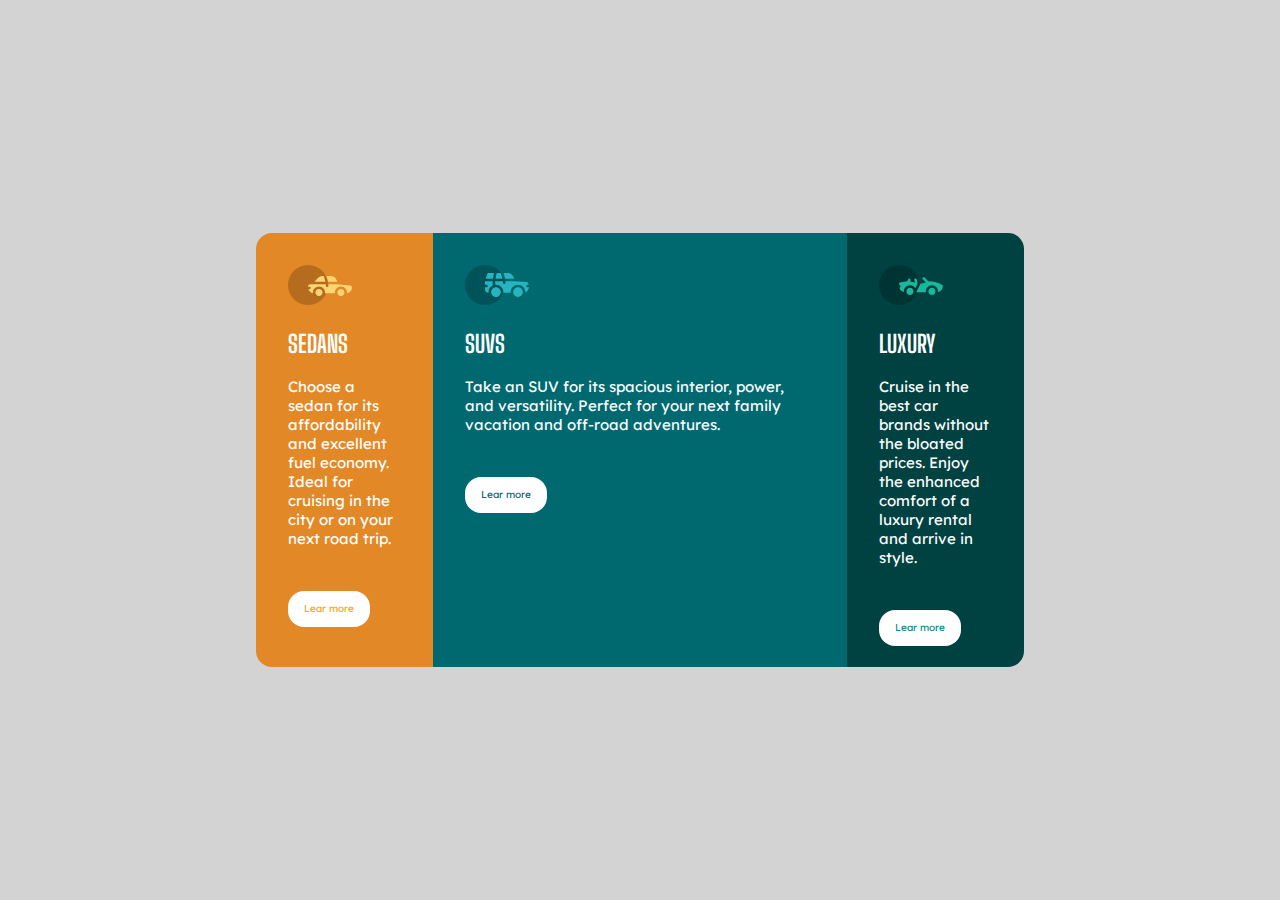
<file: 3-column-preview-card-component-main/index.html>
<!DOCTYPE html>
<html lang="en">
<head>
  <meta charset="UTF-8">
  <meta name="viewport" content="width=device-width, initial-scale=1.0"> <!-- displays site properly based on user's device -->

  <link rel="icon" type="image/png" sizes="32x32" href="./images/favicon-32x32.png">
  <title>Frontend Mentor | 3-column preview card component</title>
  <link rel="stylesheet" href="main.css">
</head>
<body>
<main class="principal">
  <!--Columna-->
<article class="columna sedans">
  <img src="images/icon-sedans.svg" alt="Sedans" class="icono">
  <h2 class="titulo"> Sedans</h2>
  <p class="texto">Choose a sedan for its affordability and excellent fuel economy. Ideal for cruising in the city 
    or on your next road trip.</p>
  <a href="" class="enlace">Lear more</a>
</article>

<article class="columna suvs activa">
  <img src="images/icon-suvs.svg" alt="Suvs" class="icono">
  <h2 class="titulo">SUVs</h2>
  <p class="texto">  Take an SUV for its spacious interior, power, and versatility. Perfect for your next family vacation 
    and off-road adventures.</p>
  <a href="" class="enlace">Lear more</a>
</article>

<article class="columna luxury">
  <img src="images/icon-luxury.svg" alt="Luxury" class="icono">
  <h2 class="titulo">Luxury</h2>
  <p class="texto">Cruise in the best car brands without the bloated prices. Enjoy the enhanced comfort of a luxury 
    rental and arrive in style.</p>
  <a href="" class="enlace">Lear more</a>
</article>
</main>
<script>
  // Guardar el estado(columna activa)
let columnaActiva = 1

// Seleccionar las columnas
const columnas = document.querySelectorAll(".columna")

// Escuchar los clicks en cada una de las columnas 
columnas.forEach((columna, indice) => {
    columna.addEventListener("click", function() {
        cambiarColumna(indice)
    })
})

// Cambiar el estado de las columnas 
function cambiarColumna(indice) {
    columnas[columnaActiva].classList.remove("activa")
    columnas[indice].classList.add("activa")
    columnaActiva = indice
}
</script>

</body>
</html>
</file>
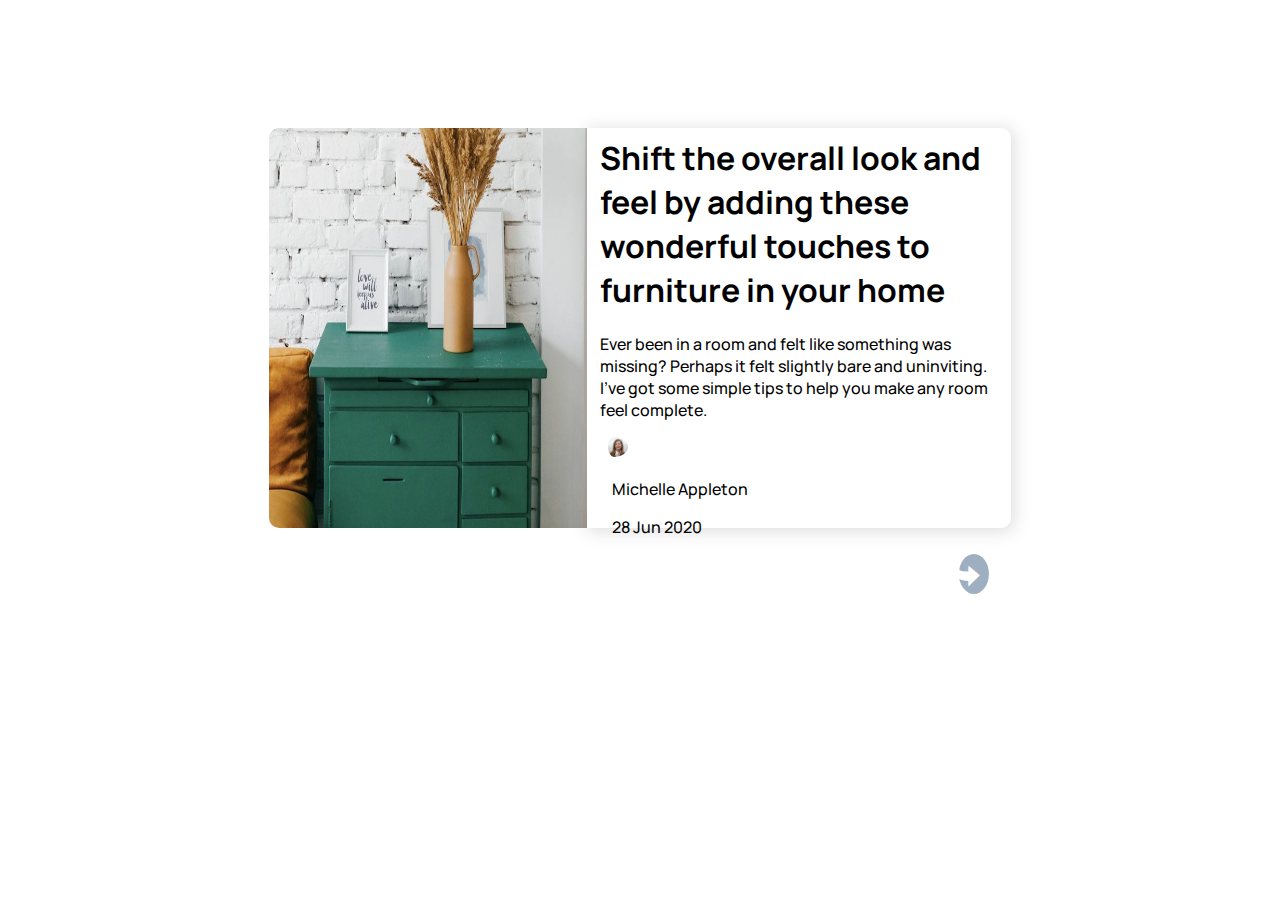
<file: article-preview-component-master/index.html>
<!DOCTYPE html>
<html lang="en">
<head>
  <meta charset="UTF-8">
  <meta name="viewport" content="width=device-width, initial-scale=1.0"> <!-- displays site properly based on user's device -->

  <link rel="icon" type="image/png" sizes="32x32" href="./images/favicon-32x32.png">
  <link href='https://unpkg.com/boxicons@2.1.4/css/boxicons.min.css' rel='stylesheet'>

  <title>Frontend Mentor | Article preview component</title>
  <link rel="stylesheet" href="style.css">
</head>
<body>
  <main>
    <article>
      <div class="photo">
        <img src="../article-preview-component-master/images/drawers.jpg" width="500" alt="" class="photo--card">
      </div>
        <div class="container">
          <h1>  Shift the overall look and feel by adding these wonderful 
          touches to furniture in your home</h1>
          <p> Ever been in a room and felt like something was missing? Perhaps 
          it felt slightly bare and uninviting. I’ve got some simple tips 
          to help you make any room feel complete.</p>
        <div class="info">
         <img class="michelle" src="../article-preview-component-master/images/avatar-michelle.jpg" alt="">
          <p>Michelle Appleton</p>
          <p>28 Jun 2020</p>
             <a href="" class="vista" onclick="activar()"><i id="comp" class='bx bxs-share'></i></a>
            </div>

              <div id="activar" style="display: none;">
                <a href="" class="display"><p>SHARE</p></a>
                <a href="" class="display"><i class='bx bxl-pinterest'></i></a>
                <a href="" class="display"><i class='bx bxl-twitter' ></i></a>
                <a href="" class="display"><i class='bx bxl-facebook-circle' ></i></a>
              </div>
            </div>

      </div>
    </article>
  </main>
  <script>
    function activar() {
      vista = document.getElementById("activar").style.display = "flex";
      }
    
  </script>
</body>
</html>
</file>
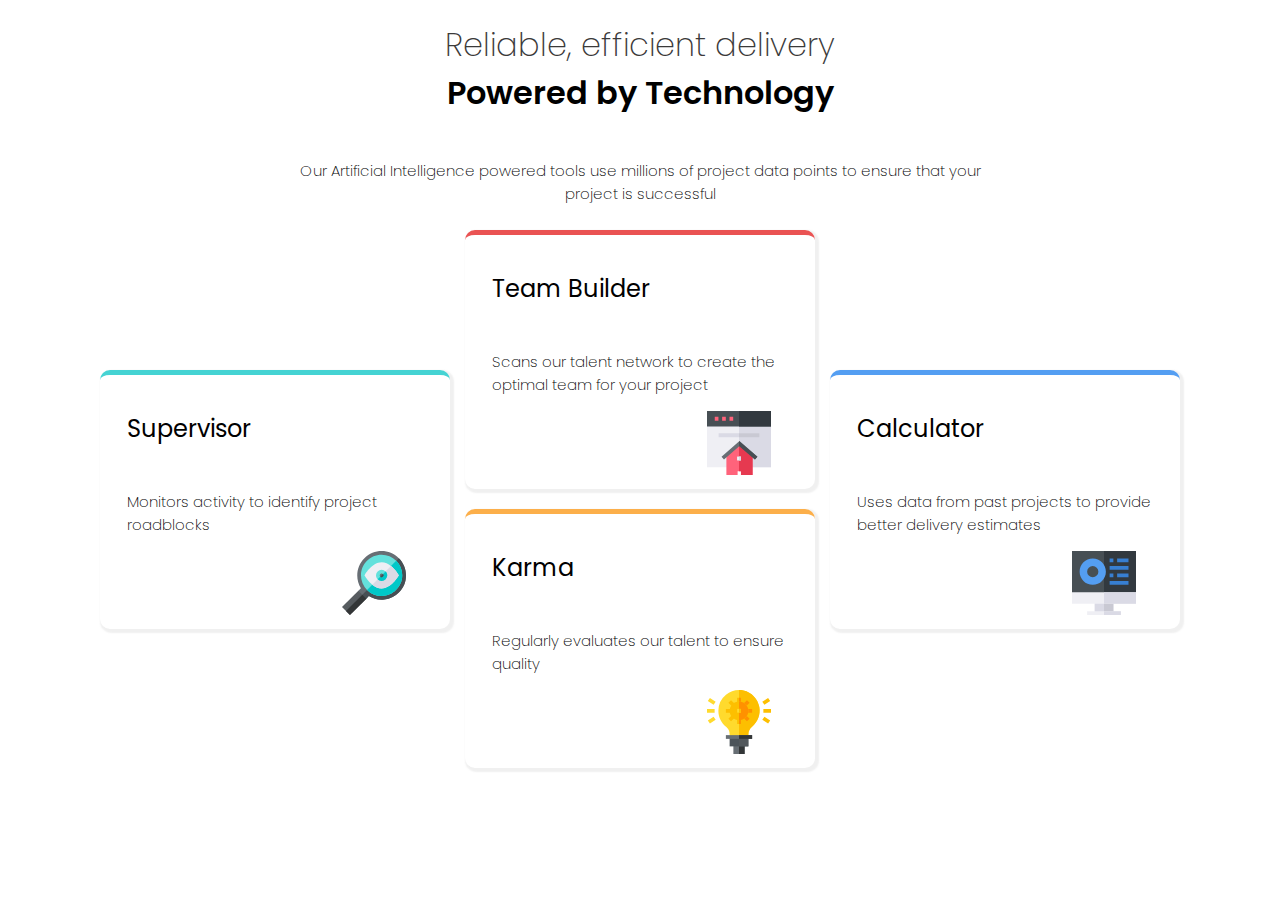
<file: four-card-feature-section-master/index.html>
<!DOCTYPE html>
<html lang="en">
<head>
  <meta charset="UTF-8">
  <meta name="viewport" content="width=device-width, initial-scale=1.0"> <!-- displays site properly based on user's device -->
<link rel="stylesheet" href="style.css">
  <link rel="icon" type="image/png" sizes="32x32" href="./images/favicon-32x32.png">
  
  <title>Frontend Mentor | Four card feature section</title>
</head>
<body>
  <header>
    <div class="title__page">
 <h1 class="page--title"> Reliable, efficient delivery <br>
 <span class="text-relevant"> Powered by Technology</span></h1>

 <p class="page--text">Our Artificial Intelligence powered tools use millions of project data points 
  to ensure that your project is successful</p>
    </div>
  </header>
  <main>
    <section class="container__cards">
      <article id="team">
  <div class="card">
    <div class="container__card">
      <h3 class="card--title">  Team Builder
      </h3>
      <p class="card--text">  Scans our talent network to create the optimal team for your project</p>
      <div class="card__img">
        <img src="../four-card-feature-section-master/images/icon-team-builder.svg" alt="" class="img--icon">
      </div>
    </div>
  </div>
      </article>

      <article id="supervisor">
  <div class="card">
    <div class="container__card">
      <h3 class="card--title">Supervisor
        </h3>
      <p class="card--text">Monitors activity to identify project roadblocks</p>
      <div class="card__img">
        <img src="../four-card-feature-section-master/images/icon-supervisor.svg" alt="" class="img--icon">
      </div>
    </div>
  </div>
      </article>

      <article id="karma">
  <div class="card">
    <div class="container__card">
      <h3 class="card--title">  Karma</h3>
      <p class="card--text">  Regularly evaluates our talent to ensure quality
      </p>
      <div class="card__img">
        <img src="../four-card-feature-section-master/images/icon-karma.svg" alt="" class="img--icon">
      </div>
    </div>
  </div>
      </article>

      <article id="calculator">
  <div class="card">
    <div class="container__card">
      <h3 class="card--title">  Calculator
      </h3>
      <p class="card--text"> Uses data from past projects to provide better delivery estimates</p>
      <div class="card__img">
        <img src="../four-card-feature-section-master/images/icon-calculator.svg" alt="" class="img--icon">
      </div>
    </div>
  </div>
</section>
  </main>





  
 


</body>
</html>
</file>
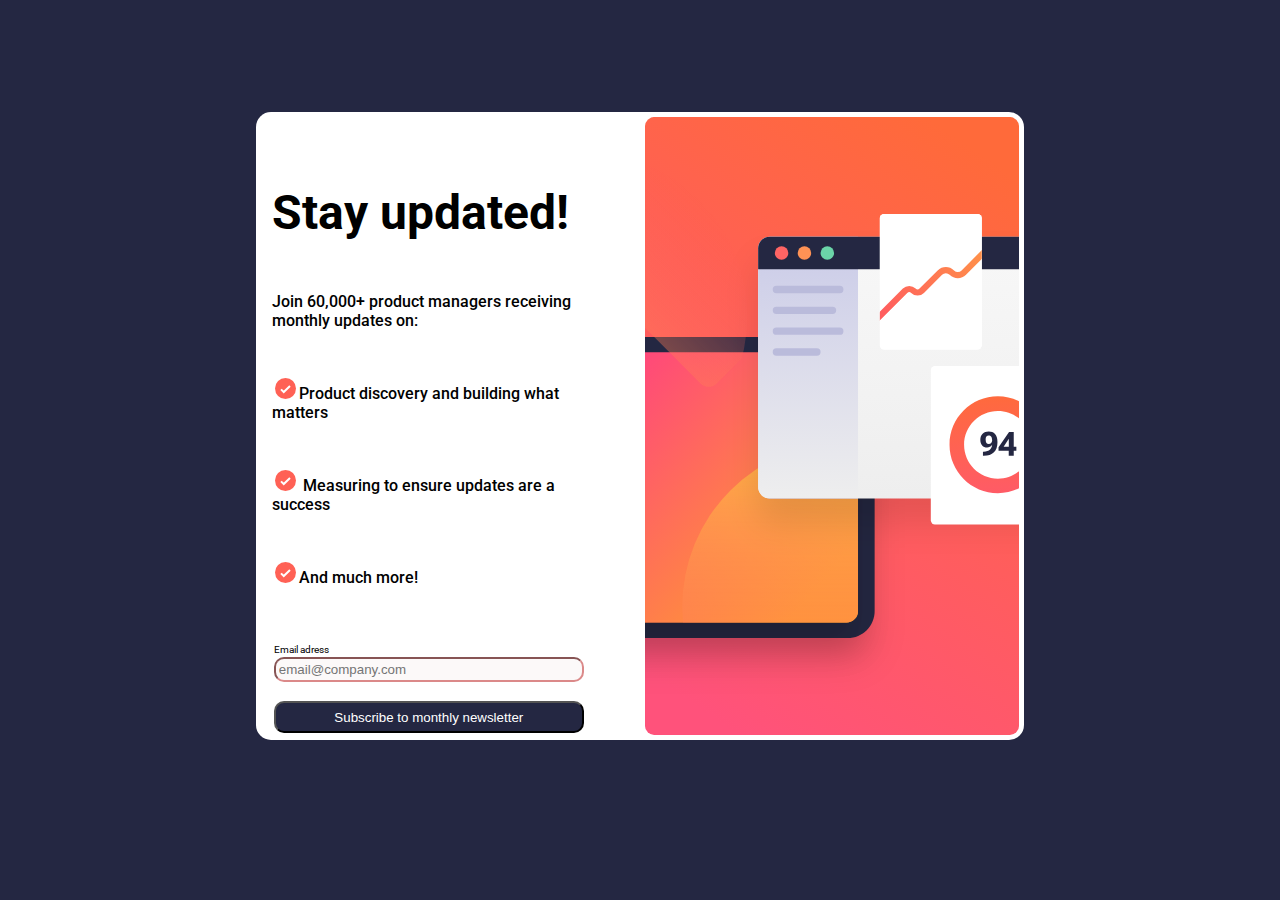
<file: newsletter-sign-up-with-success-message-main/index.html>
<!DOCTYPE html>
<html lang="en">
<head>
  <meta charset="UTF-8">
  <meta name="viewport" content="width=device-width, initial-scale=1.0"> <!-- displays site properly based on user's device -->

  <link rel="icon" type="image/png" sizes="32x32" href="./assets/images/favicon-32x32.png">
  
  <title>Frontend Mentor | Newsletter sign-up form with success message</title>
  <link rel="stylesheet" href="style.css">
</head>
<body>
<main>
    <!-- Newsletter -->
<article class="newsletter">
<div class="container__newsletter">

  <div class="svg">
    <img class="svg--img" src="../newsletter-sign-up-with-success-message-main/assets/images/illustration-sign-up-desktop.svg" width="500" height="600" alt="">
    </div>

  <div class="newsletter__texts">
 <h1 class="title"> Stay updated!</h1> <br>
<p class="text"> Join 60,000+ product managers receiving monthly updates on:</p>
<p class="text"> <img src="../newsletter-sign-up-with-success-message-main/assets/images/icon-list.svg">Product discovery and building what matters</p>
  <p class="text"> <img src="../newsletter-sign-up-with-success-message-main/assets/images/icon-list.svg"> Measuring to ensure updates are a success</p>
  <p class="p__margin"> <img src="../newsletter-sign-up-with-success-message-main/assets/images/icon-list.svg">And much more!</p> <br>
  <div class="inputs">
    <form action="indexsuccess.html">
<label class="label__top" for="text"> <small> Email adress  </small>  <span id="login--text"></span></label> 
<input id="write" type="email" placeholder="email@company.com" required> <br>
<button class="submit__input" type="submit" onclick="clicForm()">Subscribe to monthly newsletter</button>
</form>
  </div>
</div>
</div>
</article>
</main>
  <script>
function clicForm() {
  const inputText = document.getElementById("write")
  if (inputText.checkValidity()) {
    document.getElementById("login--text").innerHTML = inputText.validationMessage;
  } else {
    document.getElementById("login--text").innerHTML = "Valid email required"
  }
}
  </script>
</body>
</html>

 <!-- Sign-up form end -->

 <!-- Success message start >

 Thanks for subscribing!

 A confirmation email has been sent to ash@loremcompany.com. 
 Please open it and click the button inside to confirm your subscription.

 Dismiss message-->

 <!-- Success message end -->
</file>
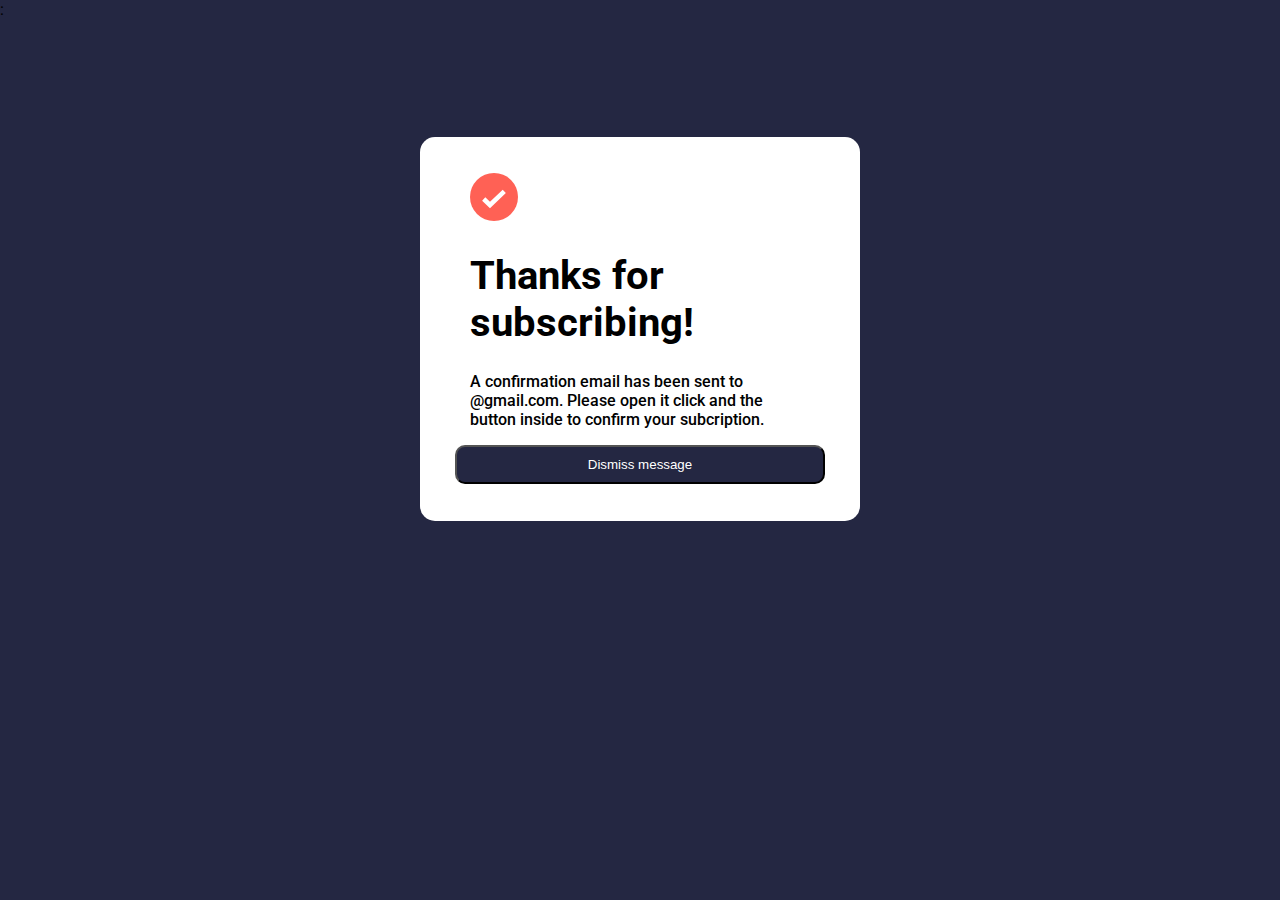
<file: newsletter-sign-up-with-success-message-main/indexsuccess.html>
<!DOCTYPE html>
<html lang="en">
<head>
    <meta charset="UTF-8">
    <meta name="viewport" content="width=device-width, initial-scale=1.0">
    <title>Success form</title>
    <link rel="stylesheet" href="successstyle.css">:
</head>
<body>
    <main>
      <article id="login">
        <div id="container__login">
          <img class="icon" src="../newsletter-sign-up-with-success-message-main/assets/images/icon-list.svg">
            <h1 class="login-access">Thanks for subscribing!</h1>
            <p class="text__login--access">A confirmation email has been sent to @gmail.com. Please open it click and the button inside to confirm your subcription.</p>
            <a href="index.html"><button type="submit" id="confirm">Dismiss message</button></a>
            </div>
          </article>
    </main>
</body>
</html>
</file>
<file: 3-column-preview-card-component-main/main.css>
/* Generales */
@import url('https://fonts.googleapis.com/css2?family=Big+Shoulders+Display:wght@700&family=Lexend+Deca&family=Maven+Pro:wght@400;600;800&display=swap');

* {
    box-sizing: border-box;
}

html, body {
    height: 100%;
    margin: 0;
    padding: 0;
}

body {
    font-family: 'Lexend Deca', sans-serif;
    display: flex;
    justify-content: center;
    align-items: center;
    background-color: lightgray;
}

/* Principal */
.principal {
    display: flex;
    max-width: 768px;
    min-width: 320px;
}

/* Columnas */
.columna {
    color: white;
    padding: 2rem;
    width: 25%;
    overflow: hidden;
    transition: width .3s ease-in-out;
    cursor: pointer;
}

.columna.activa {
    width: 60%;
}

.columna:first-of-type{
    border-radius: 1rem 0 0 1rem;
}

.columna:last-of-type {
    border-radius: 0 1rem 1rem 0;
}

.sedans {
    background-color: hsl(31, 77%, 52%);
}

.suvs {
    background-color:  hsl(184, 100%, 22%);
}

.luxury {
    background-color:  hsl(179, 100%, 13%);
    ;
}

.titulo {
    font-family: 'Big Shoulders Display', cursive;
    text-transform: uppercase;    
}

.texto {
    font-size: 15px;
    margin-bottom: 3rem;
}

.enlace {
   text-decoration: none; 
   background-color: white;
   border-radius: 1rem;
   margin-top: 1rem;
   padding: .7rem 1rem;
   font-size: 10px;
}

.sedans .enlace {
    color: orange;
}

.suvs .enlace {
    color:  hsl(184, 100%, 22%);
}

.luxury .enlace {
    color: darkcyan;
}
</file>
<file: article-preview-component-master/style.css>
/* Generales */
@import url('https://fonts.googleapis.com/css2?family=Cinzel:wght@500;700&family=Manrope:wght@500;700&display=swap');

html, body {
    font-family: 'Manrope', sans-serif;
    height: 100%;
}

body {
    margin: 0;
    padding: 0;
}

* {
    box-sizing: border-box;
}

main {
    display: grid;
    width: 100%;
    height: 100%;
}

/* Articulo*/

article {
    display: grid;
    width: 58%;
    height: 480px;
    grid-auto-columns: 1fr 1fr 1fr 1fr 1fr 1fr 1fr;
    grid-auto-rows: 80px;
    margin: 10% auto;
}

.photo {
    width: 100%;
    grid-column: 1 / 4;
    grid-row: 1 / 6;
    border-top-left-radius:10px;
    border-bottom-left-radius: 10px;
}

.photo--card {
    width: 100%;
    height: 100%;
    border-top-left-radius:10px;
    border-bottom-left-radius: 10px;
}

div.container {
    width: 100%;
    grid-column: 4 / 8;
    grid-row: 1 / 6;
    border-top-right-radius:10px;
    border-bottom-right-radius: 10px;
    box-shadow: .1rem .1rem 1rem .1rem rgba(128, 128, 128, 0.244);
    padding: 0;
}

.michelle {
    object-fit: cover;
    width: 7%;
    border-radius: 50%;
    padding-left: 2%;
    margin-bottom: 2%;
}


#comp {
    display: block;
    width: 15%;
    transform: scale(-1);
    cursor: pointer;
    position:relative;
    left: 80%;
    right: 0;
    bottom: 2%;
    padding: 2% 3%;
    text-align: center;
    border-radius: 50%;
    font-size: 2rem;
    background-color: hsl(212, 23%, 69%);
    color: white;
}

 #comp:hover {
   background-color: hsl(217, 19%, 35%);
}
.vista {
    text-decoration: none;
    width: 50%;
    display: block;
    padding-bottom: 10%;
    float: right;
    border-radius: 50%;
}

#activar {
	position: absolute;
    background-color: hsl(217, 19%, 35%);
    border-radius: 10px;
    display: inline-flex;
    width: 10%;
    padding: 0 8%;
    font-size: 16px;
    margin-left: 22.4%;
    margin-top: -4%;
    align-items: center;
    justify-content: center;
}

#activar:after {
	top: 100%;
	left: 50%;
	border: solid transparent;
	content: " ";
	height: 0;
	width: 0;
	position: absolute;
	pointer-events: none;
	border-color: rgba(136, 183, 213, 0);
	border-top-color: #515559;
	border-width: 12px;
	margin-left: -12px;
}

.display {
    text-decoration: none;
    color: hsl(212, 23%, 69%);
    padding: 0 9px;
    font-size: 1rem;
}

.display:hover {
    font-size: 1.1rem;
    box-shadow: .1rem .1rem .2rem .1rem rgba(227, 225, 225, 0.443);  
    border-radius: 5px;  
}

.info, h1, p {
    padding: 0 3%;
}

h1 {
    font-weight: 700;
    margin-top: 8px;
}

p {
    font-weight: 500;
    margin-top: 8px;
}
</file>
<file: four-card-feature-section-master/style.css>
/* Generales */

@import url('https://fonts.googleapis.com/css2?family=Cinzel:wght@500;700&family=Poppins:wght@200;400;600&display=swap');

html, body {
    width: 100%;
    height: 100%;
    margin: 0 auto;
    padding: 0;
}

body {
    font-family: 'Cinzel', serif;
    font-family: 'Poppins', sans-serif;
}

* {
    box-sizing: border-box;
}

header {
    display: -ms-inline-grid;
}

.title__page {
    grid-column: 1 / 4;
    grid-row: 1 / 2;
    text-align: center;
    width: 100%;
    height: auto;
    margin: 0 auto 2% auto;
}

h1 {
    font-weight: 200;
    text-align: center;
    font-size: 2rem;
    padding: 0 26%;
    color: hsl(0, 1%, 23%);
}
.text-relevant {
    font-weight: 600;
    font-size: 2rem;
    color: black;
}

.page--text {
    width: 60%;
    font-weight: 200;
    margin: 0 auto 20px auto;
    text-align: center;
}

main{
    width: 100%;
    padding: 0 10%;
}

.container__cards {
    display: grid;
    grid-area: 1fr 1fr 1fr 1fr;
    width: 100%;
    height: auto;
    margin: 0 auto;
    gap: 20px 15px;
}

article {
    max-width: 450px;
    width: 400px;
    min-width: 350px;
    max-height: 400px;
}

#supervisor {
    border-radius: 10px;
    border-top: 5px solid hsl(180, 62%, 55%);
    grid-column: 1 / 2 ;
    grid-row: 2 / 4;
    box-shadow: .1rem .1rem .1rem .1rem rgba(128, 128, 128, 0.121);
    padding: 2%;
    margin: 0 auto;
}

#team {
    border-radius: 10px;
    border-top: 5px solid hsl(0, 78%, 62%);
    grid-column: 2 / 3;
    grid-row: 1 /3;
    margin-bottom: 5%;
    box-shadow: .1rem .1rem .1rem .1rem rgba(128, 128, 128, 0.121);
    padding: 2%;
    margin: 0 auto;
}

#karma {
    border-radius: 10px;
    border-top: 5px solid hsl(34, 97%, 64%);
    grid-column: 2 / 3;
    grid-row: 3/ 5;
    box-shadow: .1rem .1rem .1rem .1rem rgba(128, 128, 128, 0.121);
    padding: 2%;
    margin: 0 auto;
}

#calculator {
    border-radius: 10px;
    border-top: 5px solid hsl(212, 86%, 64%);
    grid-column: 3 / 4;
    grid-row: 2 / 4;
    box-shadow: .1rem .1rem .1rem .1rem rgba(128, 128, 128, 0.121);
    padding: 2%;
    margin: 0 auto;
}

.container__card {
    width: 100%;
}

.card__img {
    width: 20%;
    margin-left: 70%;
}

h3 {
    font-weight: 400;
    font-size: 1.5rem;
    padding: 5px 20px 0 20px;
}

p {
    font-weight: 200;
    font-size: 15px;
    padding: 20px 20px 0 20px;
}

@media (min-width:1001px) and (max-width:1300px) {
    main {
        width:92%;
        padding: 0 2%;
        margin: 0 auto;
        justify-content: center;
        align-items: center;
    }

    .container__cards {
        width: 100%;
        margin: 0 auto;
        padding: 0 5% 0 5%;
        justify-content: center;
        align-items: center;
    }

    article {
        margin: 0 auto;
        width: 330px;
    }
}


@media (min-width:650px) and (max-width:1000px) {
   
h1 {
    padding: 0 16%;
}

main {
    width: 100%;
    padding: 0 1%;
    margin: 0 auto;
}

.container__cards {
    display: grid;
    grid-area: 1fr 1fr;
    width: 90%;
    height: auto;
    margin: 0 auto;
    gap: 20px 15px;
} 

article {
    max-width: 350px;
    width: 335px;
    min-width: 250px;
    max-height: 400px;
}

#supervisor {
    border-radius: 10px;
    border-top: 5px solid hsl(180, 62%, 55%);
    grid-column: 1 / 2 ;
    grid-row: 1/ 3;
    box-shadow: .1rem .1rem .1rem .1rem rgba(128, 128, 128, 0.121);
    padding: 2%;
    margin: 0 auto;
}

#team {
    border-radius: 10px;
    border-top: 5px solid hsl(0, 78%, 62%);
    grid-column: 1/ 2;
    grid-row: 3 /5;
    margin-bottom: 5%;
    box-shadow: .1rem .1rem .1rem .1rem rgba(128, 128, 128, 0.121);
    padding: 2%;
    margin: 0 auto;
}

#karma {
    border-radius: 10px;
    border-top: 5px solid hsl(34, 97%, 64%);
    grid-column: 2 / 3;
    grid-row: 1/ 3;
    box-shadow: .1rem .1rem .1rem .1rem rgba(128, 128, 128, 0.121);
    padding: 2%;
    margin: 0 auto;
}

#calculator {
    border-radius: 10px;
    border-top: 5px solid hsl(212, 86%, 64%);
    grid-column: 2 / 3;
    grid-row: 3 / 5;
    box-shadow: .1rem .1rem .1rem .1rem rgba(128, 128, 128, 0.121);
    padding: 2%;
    margin: 0 auto;
}

.container__card {
    width: 100%;
}

.card__img {
    width: 20%;
    margin-left: 70%;
}
}

@media (min-width:321px) and (max-width: 600px) {


    header {
        width: 100%;
        display: grid;
        grid-area: 1fr;
        justify-content: center;
        align-items: center;
    }

    h1, .text-relevant{
        width: 100%;
        text-align: center;
        padding: 0 2%;
        font-size: 1.5rem;
    }

    p {
        width: 100%;
        padding: 0;
        font-size: 15px;
        text-align: left;
    }

    main {
        width: 100%;
        padding: 0 1% 2% 1%;
        margin: 1% auto;
        justify-content: center;
        align-items: center;
    }
    
    .container__cards {
        display: inline-grid;
        grid-area: 1fr;
        width: 98%;
        height: auto;
        margin: 0 auto;
        padding: 0 1%;
        gap: 20px 15px;
        justify-content: center;
        align-items: center;
    } 
    
    article {
        max-width: 345px;
        width: 330px;
        min-width: 320px;
        max-height: 400px;
        margin: 0 auto;
        padding: 0 1%;
    }
    
    #supervisor {
        border-radius: 10px;
        border-top: 5px solid hsl(180, 62%, 55%);
        grid-column: 1 / 2 ;
        grid-row: 1/ 3;
        box-shadow: .1rem .1rem .1rem .1rem rgba(128, 128, 128, 0.121);
        padding: 2%;
        margin: 0 auto;
    }
    
    #team {
        border-radius: 10px;
        border-top: 5px solid hsl(0, 78%, 62%);
        grid-column: 1/ 2;
        grid-row: 3 /5;
        margin-bottom: 5%;
        box-shadow: .1rem .1rem .1rem .1rem rgba(128, 128, 128, 0.121);
        padding: 2%;
        margin: 0 auto;
    }
    
    #karma {
        border-radius: 10px;
        border-top: 5px solid hsl(34, 97%, 64%);
        grid-column: 1/ 2;
        grid-row: 5/ 7;
        box-shadow: .1rem .1rem .1rem .1rem rgba(128, 128, 128, 0.121);
        padding: 2%;
        margin: 0 auto;
    }
    
    #calculator {
        border-radius: 10px;
        border-top: 5px solid hsl(212, 86%, 64%);
        grid-column: 1 / 2;
        grid-row: 7 / 9;
        box-shadow: .1rem .1rem .1rem .1rem rgba(128, 128, 128, 0.121);
        padding: 2%;
        margin: 0 auto;
    }
    
    .container__card {
        width: 100%;
    }
    
    .card__img {
        width: 20%;
        margin-left: 70%;
    }
    }

    @media (max-width:320px) {
         
    body {
        margin: 1% auto;
        padding: 1% 3%;
    
    }

    header {
        width: 100%;
        display: grid;
        grid-area: 1fr;
        justify-content: center;
        align-items: center;
    }

    h1, .text-relevant{
        width: 100%;
        text-align: center;
        padding: 0 2%;
        font-size: 1.5rem;
    }

    p {
        width: 100%;
        padding: 0;
        font-size: 15px;
        text-align: left;
    }

    main {
        width: 100%;
        padding: 0 1% 2% 1%;
        margin: 0 auto;
    }
    
    .container__cards {
        display: inline-grid;
        grid-area: 1fr;
        width: 98%;
        height: auto;
        margin: 0 auto;
        padding: 0 1%;
        gap: 20px 15px;
        justify-content: center;
        align-items: center;
    } 
    
    article {
        max-width: 345px;
        width: 310px;
        min-width: 290px;
        max-height: 400px;
        margin: 0 auto;
        padding: 0 1%;
    }
    
    #supervisor {
        border-radius: 10px;
        border-top: 5px solid hsl(180, 62%, 55%);
        grid-column: 1 / 2 ;
        grid-row: 1/ 3;
        box-shadow: .1rem .1rem .1rem .1rem rgba(128, 128, 128, 0.121);
        padding: 2%;
        margin: 0 auto;
    }
    
    #team {
        border-radius: 10px;
        border-top: 5px solid hsl(0, 78%, 62%);
        grid-column: 1/ 2;
        grid-row: 3 /5;
        margin-bottom: 5%;
        box-shadow: .1rem .1rem .1rem .1rem rgba(128, 128, 128, 0.121);
        padding: 2%;
        margin: 0 auto;
    }
    
    #karma {
        border-radius: 10px;
        border-top: 5px solid hsl(34, 97%, 64%);
        grid-column: 1/ 2;
        grid-row: 5/ 7;
        box-shadow: .1rem .1rem .1rem .1rem rgba(128, 128, 128, 0.121);
        padding: 2%;
        margin: 0 auto;
    }
    
    #calculator {
        border-radius: 10px;
        border-top: 5px solid hsl(212, 86%, 64%);
        grid-column: 1 / 2;
        grid-row: 7 / 9;
        box-shadow: .1rem .1rem .1rem .1rem rgba(128, 128, 128, 0.121);
        padding: 2%;
        margin: 0 auto;
    }
    
    .container__card {
        width: 100%;
    }
    
    .card__img {
        width: 20%;
        margin-left: 70%;
    }
    }

    @media (max-width:299px) {
         
        body {
            margin: 1% auto;
            padding: 1% 3%;
        
        }
    
        header {
            width: 100%;
            display: grid;
            grid-area: 1fr;
            justify-content: center;
            align-items: center;
        }
    
        h1, .text-relevant{
            width: 100%;
            text-align: center;
            padding: 0 2%;
            font-size: 1rem;
        }
    
        p {
            width: 100%;
            padding: 0;
            font-size: 10px;
            text-align: left;
        }

        h3 {
            font-size: 1rem;
        }
    
        main {
            width: 100%;
            padding: 0 1% 2% 1%;
            margin: 0 auto;
        }
        
        .container__cards {
            display: inline-grid;
            grid-area: 1fr;
            width: 98%;
            height: auto;
            margin: 0 auto;
            padding: 0 1%;
            gap: 20px 15px;
            justify-content: center;
            align-items: center;
        } 
        
        article {
            max-width: 125px;
            width: 110px;
            min-width: 100px;
            max-height: 400px;
            margin: 0 auto;
            padding: 0 1%;
        }
        
        #supervisor {
            border-radius: 10px;
            border-top: 5px solid hsl(180, 62%, 55%);
            grid-column: 1 / 2 ;
            grid-row: 1/ 3;
            box-shadow: .1rem .1rem .1rem .1rem rgba(128, 128, 128, 0.121);
            padding: 2%;
            margin: 0 auto;
        }
        
        #team {
            border-radius: 10px;
            border-top: 5px solid hsl(0, 78%, 62%);
            grid-column: 1/ 2;
            grid-row: 3 /5;
            margin-bottom: 5%;
            box-shadow: .1rem .1rem .1rem .1rem rgba(128, 128, 128, 0.121);
            padding: 2%;
            margin: 0 auto;
        }
        
        #karma {
            border-radius: 10px;
            border-top: 5px solid hsl(34, 97%, 64%);
            grid-column: 1/ 2;
            grid-row: 5/ 7;
            box-shadow: .1rem .1rem .1rem .1rem rgba(128, 128, 128, 0.121);
            padding: 2%;
            margin: 0 auto;
        }
        
        #calculator {
            border-radius: 10px;
            border-top: 5px solid hsl(212, 86%, 64%);
            grid-column: 1 / 2;
            grid-row: 7 / 9;
            box-shadow: .1rem .1rem .1rem .1rem rgba(128, 128, 128, 0.121);
            padding: 2%;
            margin: 0 auto;
        }
        
        .container__card {
            width: 100%;
        }
        
        .card__img {
            width: 5%;
            margin-left: 40%;
        }
        }
</file>
<file: newsletter-sign-up-with-success-message-main/style.css>
/* Generales */

@import url('https://fonts.googleapis.com/css2?family=Roboto:wght@400;700&display=swap');

html, body{
  width: 100%;
  height: 100%;
  padding: 0;
  margin: 0;
}

* {
  box-sizing: border-box;
}

body {
  font-family: 'Roboto', sans-serif;
  background-color:  hsl(234, 29%, 20%);
}

main {
flex-direction: column;
justify-content: center;
align-items: center;
margin: auto 0;
padding: 3rem 0;
}

.newsletter {
max-width: 60%;
min-width: 38%;
margin: 4rem auto;
justify-content: center;
align-items: center;
}

.container__newsletter {
display: grid;
background-color: rgb(255, 255, 255);
grid-template-columns: repeat(2, 1fr);
grid-auto-columns: (50%, auto);
border-radius: 15px;
}


.svg {
grid-column-start: 2;
grid-column-end: 3;
grid-row-start: 1;
grid-row-end: 3;
padding: 0;
}

.svg--img {
object-fit: cover;
width: 100%;
height: 100%;
margin: 0;
padding: .3rem;
border-radius: 15px;
}

.newsletter__texts {
grid-column-start: 1 ;
grid-column-end: 2;
grid-row-start: 1;
grid-row-end: 3;
padding: 4rem 1rem .4rem 1rem;
width: 90%;
height: 100%;
}

h1 {
font-weight: 700;
font-size: 3rem;
text-align: left;
padding-top: .5rem;
margin: 0;
}

p {
padding: 1rem 0;
font-size: 16px;
font-weight: 500;
}

p img {
padding: 0 3px;
}

.inputs {
padding: 0 .1rem;
margin: 0 auto;
}

#write {
display: block;
width: 100%;
padding: .2rem;
margin: 0 auto;
border-radius: 10px;
border-color: rgba(158, 158, 158, 0.129);
}

small {
font-size: 10px;
}

#login--text {
  font-size: 12px;
  color:  hsl(4, 100%, 67%);
  padding: 0 25px;
  }

  #write:visited{
    background-color: rgba(191, 37, 37, 0.61);
    border: 2px groove rgb(192, 106, 106);
    color: rgb(245, 168, 168);
  }

   #write:required{ 
    background-color: rgba(250, 247, 247, 0.692);
    color: rgb(219, 115, 115);
    border-color: rgb(219, 137, 137);
  }

.submit__input {
display: block;
width: 100%;
background-color: hsl(234, 29%, 20%);
color: white;
padding: .4rem 1.5rem;
border-radius: 10px;
}

.submit__input:hover {
background-color: tomato;
box-shadow: .2rem .2rem .2rem orange;
}

.submit__input:active {
background-color: hsl(4, 100%, 67%);
box-shadow: .2rem .2rem .2rem rgb(244, 39, 189);
}
/* Maximo de 900px del ancho de pantalla  */
@media (min-width:601px) and (max-width:900px) {
    /* Generales */

@import url('https://fonts.googleapis.com/css2?family=Roboto:wght@400;700&display=swap');

html, body{
  width: 100%;
  height: 100%;
  padding: 0;
  margin: 0;
}

* {
  box-sizing: border-box;
}

body {
  font-family: 'Roboto', sans-serif;
  background-color:  hsl(234, 29%, 20%);
}

main {
flex-direction: column;
justify-content: center;
align-items: center;
margin: auto 0;
padding: 4rem 0;
}

.newsletter {
max-width: 70%;
min-width: 38%;
margin: 5rem auto;
justify-content: center;
align-items: center;
}

.container__newsletter {
display: grid;
background-color: rgb(255, 255, 255);
grid-template-columns: repeat(2, 1fr);
grid-auto-columns: (50%, auto);
border-radius: 15px;
padding: 1% .5% 1% 3%;
}


.svg {
grid-column-start: 2;
grid-column-end: 3;
grid-row-start: 1;
grid-row-end: 3;
padding: 0;
}

.svg--img {
object-fit: cover;
width: 100%;
height: 100%;
margin: 0;
padding: .3rem;
border-radius: 15px;
}

.newsletter__texts {
grid-column-start: 1 ;
grid-column-end: 2;
grid-row-start: 1;
grid-row-end: 3;
padding: 4rem 1rem .4rem 1rem;
width: 100%;
height: 95%;
margin-bottom: 25px;
}

h1 {
font-weight: 700;
font-size: 2rem;
text-align: left;
padding: 0;
margin: 0;
}

p {
padding: .2rem 0;
font-size: 16px;
font-weight: 500;
}

p img {
padding: 0 3px 0 0;
}

.inputs {
padding: 0 .1rem;
margin: 0 auto;
}

#write {
display: block;
width: 100%;
padding: .3rem;
margin: 0 auto;
border-radius: 10px;
border-color: rgba(158, 158, 158, 0.129);
}

small {
font-size: 12px;
}

#login--text {
font-size: 12px;
color:  hsl(4, 100%, 67%);
padding: 0 25px;
}

.submit__input {
display: block;
width: 100%;
background-color: hsl(234, 29%, 20%);
color: white;
padding: .3rem 1.5rem;
border-radius: 10px;
}

.submit__input:hover {
  background-color:  hsl(4, 100%, 67%);
box-shadow: .2rem .2rem 2rem .1rem hsl(4, 55%, 47%)
}


.submit__input:active {
background-color: hsl(4, 100%, 67%);
box-shadow: .2rem .2rem .2rem rgb(251, 100, 6);
}
}

/* Maximo 600px de ancho de la pantalla */
@media (max-width:600px) {
@import url('https://fonts.googleapis.com/css2?family=Roboto:wght@400;700&display=swap');

html, body{
width: 100%;
height: 100%;
padding: 0;
margin: 0;
}

* {
box-sizing: border-box;
}

body {
font-family: 'Roboto', sans-serif;
background-color: white;
}

main {
display: grid;
padding: 0;
margin: 0;
align-content: start;
}

.newsletter {
max-width: 100%;
width: 100%;
display: grid;
grid-template-columns: repeat(1, 1fr);
grid-template-rows: (1, 1fr);
grid-auto-rows: auto;
grid-auto-columns: (270px, auto);
justify-content: start;
}

.container__newsletter {
background-color: rgb(255, 255, 255);

display: grid;
align-items: stretch;
}



.svg {
grid-column-start: 1;
grid-column-end: 3;
grid-row-start: 1;
grid-row-end: 2;
height: 80%;
margin-top: -50%;
}

.svg--img {
object-fit: cover;
width: 100%;
height: 100%;
margin: 0;
padding: 0;
}

.newsletter__texts {
grid-column-start: 1 ;
grid-column-end: 3;
grid-row-start: 2;
grid-row-end: 3;
margin-top: -70%;
}

h1 {
margin: 0;
text-align: left;
font-size: 3rem;
}

p {
font-weight: 500;
font-size: 16px;
}

p img {
padding: 0 2px;
}

.inputs {
margin: 0 auto;
}

#login--text {
  font-size: 12px;
  color:  hsl(4, 100%, 67%);
  padding: 0 5px;
  }
}
</file>
<file: newsletter-sign-up-with-success-message-main/successstyle.css>
/* Generales */
@import url('https://fonts.googleapis.com/css2?family=Roboto:wght@400;700&display=swap');

html, body {
  height: 100%;
  padding: 0;
  margin: 0;
}

* {
  box-sizing: border-box;
}

body {
  font-family: 'Roboto', sans-serif;
  background-color:  hsl(234, 29%, 20%);
}

main {
    width: 80%;
  margin: 1rem auto;
display: flex;
background-color:  hsl(234, 29%, 20%);
justify-content: center;
align-items: center;

}

    #login {
      width: 45%;
      height: 100%;
    display: grid;
    flex-direction: column;
    grid-template-columns: repeat(1, 1fr);
    grid-auto-columns: (300px, auto);
    margin-top: 10%;
    padding: 0 1%;
   }

   #container__login {
    background-color: white;
    grid-column-start: 1;
    grid-column-end: 2;
    grid-row-start: 1;
    grid-row-end: 3;
    padding: 8% 8% 6% 8%;
    margin: 0 auto;
    border-radius: 15px;
   }

   .icon {
    width: 21%;
    padding: 0 4%;
   }

   h1 {
    font-size: 2.5rem;
    font-weight: 700;
    padding: 0 4%;
   }

   p {
    font-size: 1rem;
    text-align: left;
    font-weight: 500;
    padding: 0 4%;
   }

   button {
    display: block;
    width: 100%;
    margin: 10px auto;
    padding: 10px 10px;
    background-color:  hsl(234, 29%, 20%);
    color: white;
    border-radius: 10px;
   }

   button:hover {
    background-color:  hsl(4, 100%, 67%);
box-shadow: .2rem .2rem 1rem .1rem hsl(4, 55%, 47%)
}


  button:active {
    background-color: hsl(4, 100%, 67%);
box-shadow: .2rem .2rem .2rem rgb(244, 39, 189);
  }

  button:focus {
    background-color: hsl(10, 100%, 50%);
box-shadow: .2rem .2rem .2rem rgb(248, 101, 2);
  }

  a {
    text-decoration: none;
  }


@media (max-width:600px) {
    @import url('https://fonts.googleapis.com/css2?family=Roboto:wght@400;700&display=swap');

    html, body {
      height: 100%;
      padding: 0;
      margin: 0;
    }
    
    * {
      box-sizing: border-box;
    }
    
    body {
      font-family: 'Roboto', sans-serif;
      background-color:  hsl(234, 29%, 20%);
    }
    
    main {
      margin: 4rem auto;
    display: flex;
    background-color:  hsl(234, 29%, 20%);
    justify-content: center;
    align-items: center;
    
    }
    
        #login {
          width: 60%;
          height: 100%;
        display: grid;
        flex-direction: column;
        grid-template-columns: repeat(1, 1fr);
        grid-auto-columns: (300px, auto);
        margin: 10% auto 0 auto;
        padding: 0 2%;
       }
    
       #container__login {
        background-color: white;
        grid-column-start: 1;
        grid-column-end: 2;
        grid-row-start: 1;
        grid-row-end: 3;
        padding: 0 8% 6% 8%;
        margin: 0 auto;
        border-radius: 15px;
       }
    
       .icon {
        margin-top: 15px;
        width: 20%;
        padding: 0%;
       }
    
       h1 {
        font-size: 2rem;
        font-weight: 700;
        padding: 0 2%;
       }
    
       p {
        font-size: .8rem;
        text-align: left;
        font-weight: 500;
        padding: 0 2%;
       }
    
       button {
        display: block;
        width: 100%;
        margin: 10px auto;
        padding: 8px 10px;
        background-color:  hsl(234, 29%, 20%);
        color: white;
        border-radius: 10px;
       }
    

      button:active {
        background-color: hsl(4, 100%, 67%);
    box-shadow: .2rem .2rem .2rem rgb(244, 39, 189);
      }
    
      button:focus {
        background-color: hsl(10, 100%, 50%);
    box-shadow: .2rem .2rem .2rem rgb(248, 101, 2);
      }
    
      a {
        text-decoration: none;
      }
}
</file>
